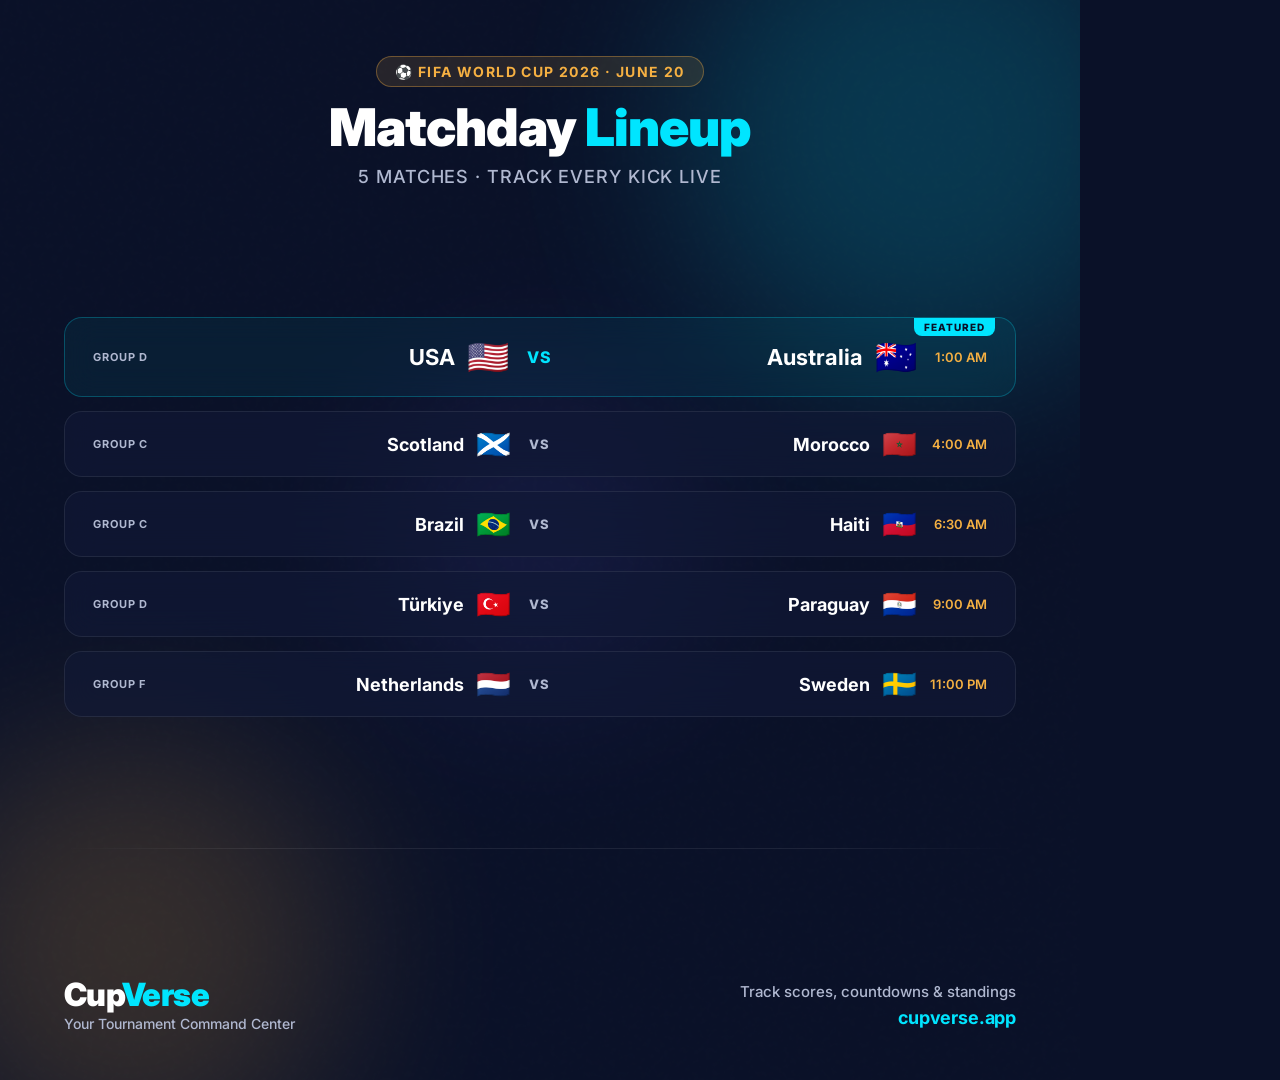
<file: promo-card.html>
<!DOCTYPE html>
<html lang="en">
<head>
<meta charset="UTF-8">
<meta name="viewport" content="width=1080">
<title>CupVerse Promo Card</title>
<link href="https://fonts.googleapis.com/css2?family=Inter:wght@400;600;700;800;900&display=swap" rel="stylesheet">
<style>
  * { margin: 0; padding: 0; box-sizing: border-box; }

  body {
    width: 1080px;
    height: 1080px;
    background: #0A1128;
    font-family: 'Inter', 'Segoe UI', system-ui, sans-serif;
    overflow: hidden;
    display: flex;
    align-items: center;
    justify-content: center;
  }

  .card {
    width: 1080px;
    height: 1080px;
    position: relative;
    display: flex;
    flex-direction: column;
    align-items: center;
    justify-content: space-between;
    padding: 56px 64px 48px;
    overflow: hidden;
  }

  /* Background glow orbs */
  .orb {
    position: absolute;
    border-radius: 50%;
    filter: blur(90px);
    opacity: 0.18;
    pointer-events: none;
  }
  .orb-1 { width: 500px; height: 500px; background: #00E5FF; top: -120px; right: -100px; }
  .orb-2 { width: 420px; height: 420px; background: #F5B042; bottom: -80px; left: -80px; }
  .orb-3 { width: 300px; height: 300px; background: #6C63FF; top: 50%; left: 50%; transform: translate(-50%,-50%); opacity: 0.12; }

  /* Noise texture overlay */
  .noise {
    position: absolute; inset: 0;
    background-image: url("data:image/svg+xml,%3Csvg viewBox='0 0 200 200' xmlns='http://www.w3.org/2000/svg'%3E%3Cfilter id='n'%3E%3CfeTurbulence type='fractalNoise' baseFrequency='0.9' numOctaves='4' stitchTiles='stitch'/%3E%3C/filter%3E%3Crect width='100%25' height='100%25' filter='url(%23n)' opacity='0.04'/%3E%3C/svg%3E");
    opacity: 0.25;
    pointer-events: none;
  }

  /* Top section */
  .top {
    display: flex;
    flex-direction: column;
    align-items: center;
    gap: 8px;
    position: relative;
    z-index: 2;
  }

  .wc-badge {
    display: inline-flex;
    align-items: center;
    gap: 8px;
    background: rgba(245,176,66,0.12);
    border: 1px solid rgba(245,176,66,0.35);
    border-radius: 100px;
    padding: 6px 18px;
    color: #F5B042;
    font-size: 14px;
    font-weight: 700;
    letter-spacing: 0.1em;
    text-transform: uppercase;
  }

  .headline {
    font-size: 52px;
    font-weight: 900;
    color: #fff;
    letter-spacing: -0.02em;
    text-align: center;
    line-height: 1.1;
    margin-top: 4px;
  }
  .headline span { color: #00E5FF; }

  .subline {
    font-size: 18px;
    color: #B0B8D0;
    font-weight: 500;
    letter-spacing: 0.05em;
    text-transform: uppercase;
    margin-top: 2px;
  }

  /* Matches grid */
  .matches {
    display: flex;
    flex-direction: column;
    gap: 14px;
    width: 100%;
    position: relative;
    z-index: 2;
  }

  .match-row {
    display: flex;
    align-items: center;
    background: rgba(18,25,55,0.65);
    backdrop-filter: blur(16px);
    border: 1px solid rgba(255,255,255,0.08);
    border-radius: 18px;
    padding: 18px 28px;
    gap: 0;
    transition: all .25s ease;
    position: relative;
    overflow: hidden;
  }

  .match-row.featured {
    border-color: rgba(0,229,255,0.25);
    background: rgba(0,229,255,0.06);
    padding: 22px 28px;
  }

  .match-row.featured::before {
    content: 'FEATURED';
    position: absolute;
    top: 0; right: 20px;
    background: #00E5FF;
    color: #0A1128;
    font-size: 10px;
    font-weight: 800;
    letter-spacing: 0.1em;
    padding: 3px 10px;
    border-radius: 0 0 8px 8px;
  }

  .group-tag {
    font-size: 11px;
    font-weight: 700;
    color: #B0B8D0;
    letter-spacing: 0.08em;
    text-transform: uppercase;
    width: 70px;
    flex-shrink: 0;
  }

  .team-block {
    display: flex;
    align-items: center;
    gap: 12px;
    flex: 1;
    justify-content: flex-end;
  }

  .team-name {
    font-size: 18px;
    font-weight: 700;
    color: #fff;
    text-align: right;
  }

  .match-row.featured .team-name { font-size: 22px; }

  .flag {
    font-size: 28px;
    line-height: 1;
  }

  .match-row.featured .flag { font-size: 34px; }

  .vs {
    font-size: 13px;
    font-weight: 800;
    color: #B0B8D0;
    letter-spacing: 0.08em;
    padding: 0 18px;
    flex-shrink: 0;
  }

  .match-row.featured .vs { font-size: 16px; color: #00E5FF; }

  .team-block.away {
    justify-content: flex-start;
    flex-direction: row-reverse;
  }
  .team-block.away .team-name { text-align: left; }

  .match-time {
    font-size: 13px;
    font-weight: 600;
    color: #F5B042;
    width: 70px;
    text-align: right;
    flex-shrink: 0;
  }

  /* Bottom branding */
  .bottom {
    display: flex;
    align-items: center;
    justify-content: space-between;
    width: 100%;
    position: relative;
    z-index: 2;
  }

  .brand {
    display: flex;
    flex-direction: column;
  }

  .brand-name {
    font-size: 32px;
    font-weight: 900;
    color: #fff;
    letter-spacing: -0.02em;
    line-height: 1;
  }

  .brand-name span { color: #00E5FF; }

  .brand-tagline {
    font-size: 14px;
    color: #B0B8D0;
    font-weight: 500;
    margin-top: 4px;
  }

  .cta {
    display: flex;
    flex-direction: column;
    align-items: flex-end;
    gap: 6px;
  }

  .cta-text {
    font-size: 15px;
    color: #B0B8D0;
    font-weight: 500;
  }

  .cta-url {
    font-size: 18px;
    font-weight: 700;
    color: #00E5FF;
    letter-spacing: -0.01em;
  }

  .divider {
    width: 100%;
    height: 1px;
    background: linear-gradient(90deg, transparent, rgba(255,255,255,0.08) 20%, rgba(255,255,255,0.08) 80%, transparent);
    margin: 0;
    position: relative;
    z-index: 2;
  }
</style>
</head>
<body>
<div class="card">
  <div class="orb orb-1"></div>
  <div class="orb orb-2"></div>
  <div class="orb orb-3"></div>
  <div class="noise"></div>

  <!-- Top -->
  <div class="top">
    <div class="wc-badge">⚽ FIFA World Cup 2026 · June 20</div>
    <div class="headline">Matchday <span>Lineup</span></div>
    <div class="subline">5 Matches · Track Every Kick Live</div>
  </div>

  <!-- Matches -->
  <div class="matches">

    <!-- USA vs Australia — FEATURED -->
    <div class="match-row featured">
      <div class="group-tag">Group D</div>
      <div class="team-block home">
        <div class="team-name">USA</div>
        <div class="flag">🇺🇸</div>
      </div>
      <div class="vs">VS</div>
      <div class="team-block away">
        <div class="flag">🇦🇺</div>
        <div class="team-name">Australia</div>
      </div>
      <div class="match-time">1:00 AM</div>
    </div>

    <!-- Scotland vs Morocco -->
    <div class="match-row">
      <div class="group-tag">Group C</div>
      <div class="team-block home">
        <div class="team-name">Scotland</div>
        <div class="flag">🏴󠁧󠁢󠁳󠁣󠁴󠁿</div>
      </div>
      <div class="vs">VS</div>
      <div class="team-block away">
        <div class="flag">🇲🇦</div>
        <div class="team-name">Morocco</div>
      </div>
      <div class="match-time">4:00 AM</div>
    </div>

    <!-- Brazil vs Haiti -->
    <div class="match-row">
      <div class="group-tag">Group C</div>
      <div class="team-block home">
        <div class="team-name">Brazil</div>
        <div class="flag">🇧🇷</div>
      </div>
      <div class="vs">VS</div>
      <div class="team-block away">
        <div class="flag">🇭🇹</div>
        <div class="team-name">Haiti</div>
      </div>
      <div class="match-time">6:30 AM</div>
    </div>

    <!-- Türkiye vs Paraguay -->
    <div class="match-row">
      <div class="group-tag">Group D</div>
      <div class="team-block home">
        <div class="team-name">Türkiye</div>
        <div class="flag">🇹🇷</div>
      </div>
      <div class="vs">VS</div>
      <div class="team-block away">
        <div class="flag">🇵🇾</div>
        <div class="team-name">Paraguay</div>
      </div>
      <div class="match-time">9:00 AM</div>
    </div>

    <!-- Netherlands vs Sweden -->
    <div class="match-row">
      <div class="group-tag">Group F</div>
      <div class="team-block home">
        <div class="team-name">Netherlands</div>
        <div class="flag">🇳🇱</div>
      </div>
      <div class="vs">VS</div>
      <div class="team-block away">
        <div class="flag">🇸🇪</div>
        <div class="team-name">Sweden</div>
      </div>
      <div class="match-time">11:00 PM</div>
    </div>

  </div>

  <!-- Divider -->
  <div class="divider"></div>

  <!-- Bottom branding -->
  <div class="bottom">
    <div class="brand">
      <div class="brand-name">Cup<span>Verse</span></div>
      <div class="brand-tagline">Your Tournament Command Center</div>
    </div>
    <div class="cta">
      <div class="cta-text">Track scores, countdowns & standings</div>
      <div class="cta-url">cupverse.app</div>
    </div>
  </div>
</div>
</body>
</html>
</file>
